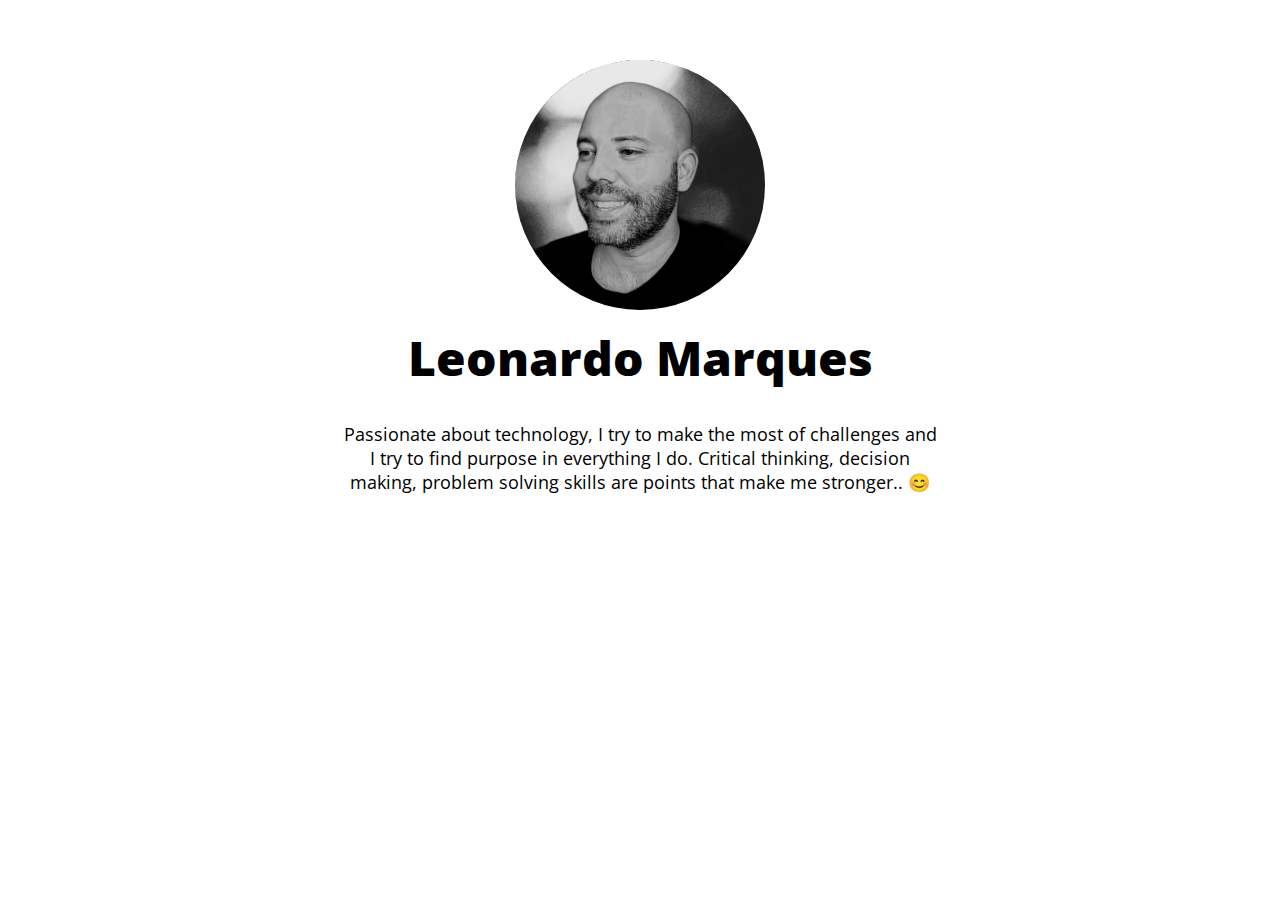
<file: index.html>
<!DOCTYPE html>
<html lang="en">

<head>

  <!-- Page Information
  –––––––––––––––––––––––––––––––––––––––––––––––––– -->
  <meta charset="utf-8">
  <title>Links Github.io</title>
  <meta name="Github pages" content="Links">
  <meta name="Leonardo Marques" content="Seth Cottle">

  <!-- Mobile Specific Metas
  –––––––––––––––––––––––––––––––––––––––––––––––––– -->
  <meta name="viewport" content="width=device-width, initial-scale=1">

  <!-- FONT
  –––––––––––––––––––––––––––––––––––––––––––––––––– -->
  <link href="https://fonts.googleapis.com/css?family=Open+Sans:400,600,700,800&display=swap" rel="stylesheet">


  <!-- CSS
  –––––––––––––––––––––––––––––––––––––––––––––––––– -->
  <link rel="stylesheet" href="css/normalize.css">

  <!-- Themes:
         Auto:   css/skeleton-auto.css
         Light:  css/skeleton-light.css
         Dark:   css/skeleton-dark.css
  -->
  <link rel="stylesheet" href="css/skeleton-auto.css">
  <link rel="stylesheet" href="css/brands.css">
  <link rel="stylesheet" href="css/avatar.css">

  <!-- Favicon
  –––––––––––––––––––––––––––––––––––––––––––––––––– -->
  <link rel="icon" type="image/png" href="images/avatar.png">

</head>

<body>

  <!-- Primary Page Layout
  –––––––––––––––––––––––––––––––––––––––––––––––––– -->
  <div class="container">
    <div class="row">
      <div class="column" style="margin-top: 10%">

        <!-- 

          ## Getting Started with LittleLink

          This page has been built with every pre-designed button available in LittleLink by default. You can rearrange and delete as needed.

          You can add your own brand or others brands you may need in the `css/brands.css` file. 

          You can add custom icons to `images/icons/...`. It is recommended to use a 24x24 .SVG.

          Edit the "Your Image Here" section to add your own personal branding, like a picture of yourself or your brand logo!

          Edit the "Title" section to change the page heading. You can use something like your name, your social handle, or your brand name.

          Edit the "Short Bio" section tell users about yourself or your brand.

        -->

        <!-- Your Image Here -->

        <img src="images/avatar.png" alt="Avatar" class="avatar">

        <!-- Title -->
        <h1>Leonardo Marques</h1>

        <!-- Short Bio -->
        <p> Passionate about technology, I try to make the most of challenges and I try to find purpose in everything I do. Critical thinking, decision making, problem solving skills are points that make me stronger.. 😊</p>

        <!--

          ## Breaking down <a> attributes:
          
          1.) class="button button-default" | The first "button" here is telling this <a> tag that it should make this element a button and applies the default styling in `css/brands.css`.
          The second portion, button-default, is declaring the specific brand style you would like to apply. Here we're applying the "default" style and color.
          If you want to make this button to use the brand colors for Discord, just change "button-default" to "button-discord". Brands are found in `css/brands.css`. You can always edit & add your own there.

          2.) Replace the # in href="#" with the desired target URL for the button.

          3.) target="_blank" | This attribute opens links in a new tab. Remove this attribute to prevent links from opening in a new tab.

          4.) rel="noopener" | This attribute instructs the browser to navigate to the target resource without granting the new browsing context access to the document that opened it.
          This is especially useful when opening untrusted links. https://developer.mozilla.org/en-US/docs/Web/HTML/Link_types/noopener

          ## Breaking down the <img> attributes:
          
          1.) class="icon" | This class is telling the <img> tag that it should use the styling for icons found in `css/brands.css`.

          2.) src="icons/[icon_name].svg" | This defines the icon you would like to display from the icons/ folder. For example, you can change this to src="icons/discord.svg" to use the Discord icon.
          Add your own 24x24 icons to the "icons" folder to reference them. We recommend providing a SVG.

          3.) alt="Example Logo" | This alt attribute helps provides alternate text for an image, this can assist users who use screen readers. 

        -->

        <!-- Twitter
        <a class="button button-twit" href="https://twitter.com/leubrasa" target="_blank" rel="noopener"><img class="icon"
            src="images/icons/twitter.svg" alt="Twitter Logo">Twitter</a>
        <br>

        -- Instagram 
        <a class="button button-instagram" href="https://www.instagram.com/leufloripa/" target="_blank" rel="noopener"><img class="icon"
            src="images/icons/instagram.svg" alt="Instagram Logo">Instagram</a>
        <br>

        -- Facebook 
        <a class="button button-faceb" href="https://www.facebook.com/MarquesLeo" target="_blank" rel="noopener"><img class="icon"
            src="images/icons/facebook.svg" alt="Facebook Logo">Facebook</a>
        <br>
        
        -- Email 
        <a class="button button-default" href="mailto:leonardofloripa@gmail.com" target="_blank" rel="noopener"><img class="icon"
            src="images/icons/email.svg" alt="Email Icon">E-mail</a>
        <br>

        -- Telegram 
        <a class="button button-telegram" href="https://telegram.me/leofloripa" target="_blank" rel="noopener"><img class="icon"
            src="images/icons/telegram.svg" alt="Telegram Logo">Telegram</a>
        <br>

        -- WhatsApp 
        <a class="button button-whatsapp" href="https://wa.me/5548996145249" target="_blank" rel="noopener"><img class="icon"
            src="images/icons/whatsapp.svg" alt="WhatsApp Logo">WhatsApp</a>
          

        -- curriculum 
        <a class="button button-xing" href="./docs/cv.html" target="_blank" rel="noopener"><img class="icon"
            src="images/icons/curriculum.svg" alt="Curriculo Logo">Curriculo</a>
        ––––––––––––––––––––––––––––––––––––––––––––––––––>

      </div>
    </div>
  </div>

</body>

</html>
</file>
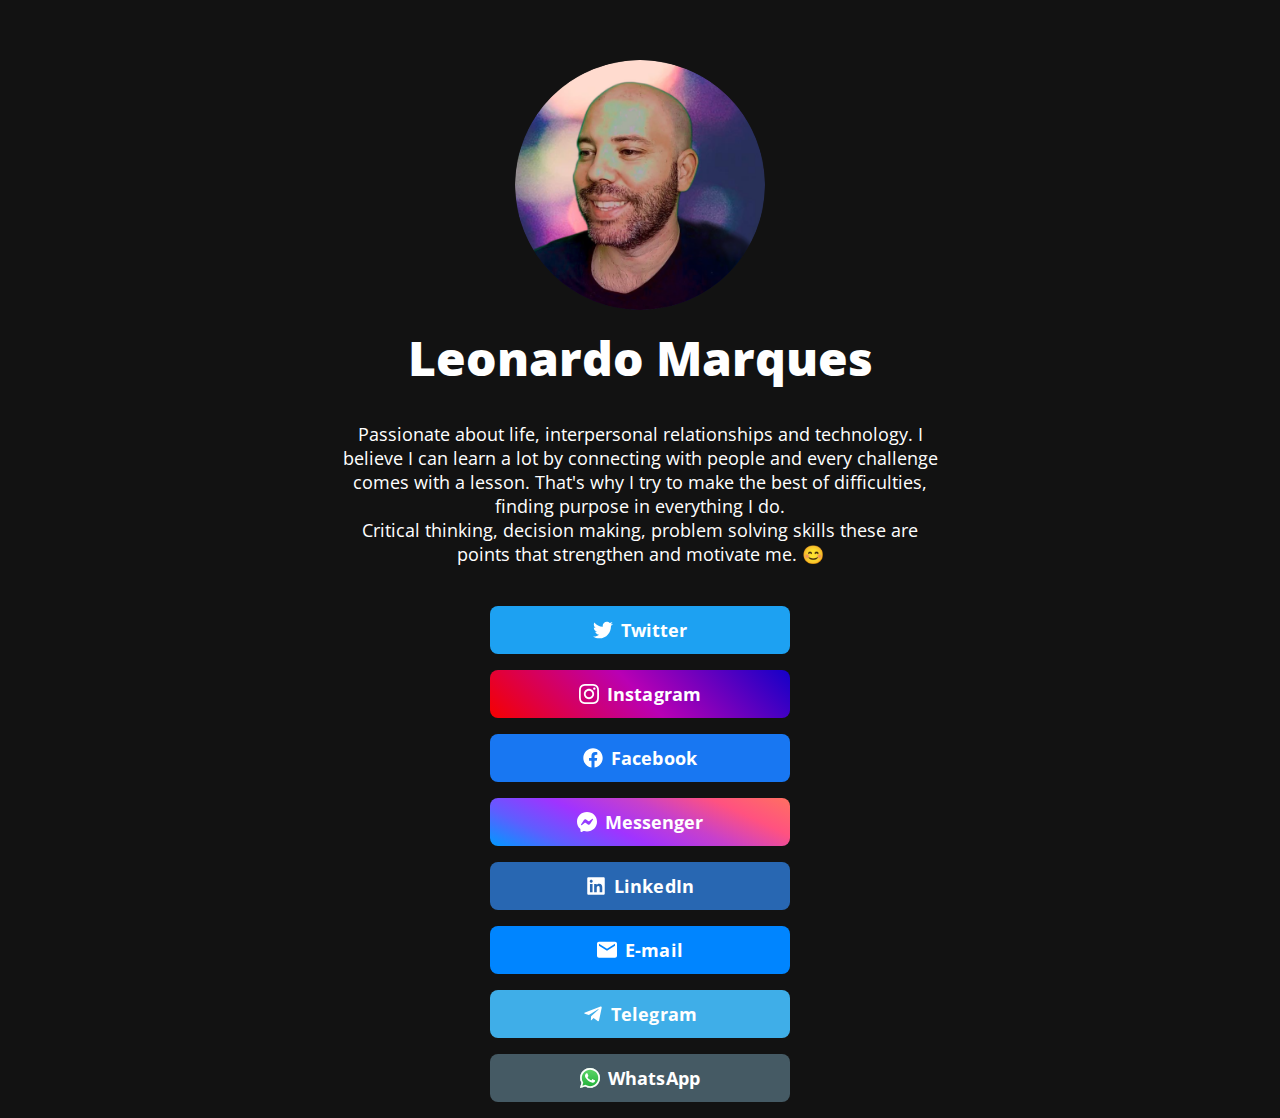
<file: .gitworks/index.html>
<!DOCTYPE html>
<html lang="en">

<head>

  <!-- Page Information
  –––––––––––––––––––––––––––––––––––––––––––––––––– -->
  <meta charset="utf-8">
  <title>Links</title>
  <meta name="description" content="Find us online!">
  <meta name="author" content="Seth Cottle">

  <!-- Mobile Specific Metas
  –––––––––––––––––––––––––––––––––––––––––––––––––– -->
  <meta name="viewport" content="width=device-width, initial-scale=1">

  <!-- FONT
  –––––––––––––––––––––––––––––––––––––––––––––––––– -->
  <link href="https://fonts.googleapis.com/css?family=Open+Sans:400,600,700,800&display=swap" rel="stylesheet">


  <!-- CSS
  –––––––––––––––––––––––––––––––––––––––––––––––––– -->
  <link rel="stylesheet" href="css/normalize.css">

  <!-- Themes:
         Auto:   css/skeleton-auto.css
         Light:  css/skeleton-light.css
         Dark:   css/skeleton-dark.css
  -->
  <link rel="stylesheet" href="css/skeleton-dark.css">

  <link rel="stylesheet" href="css/brands.css">
  <link rel="stylesheet" href="css/avatar.css">

  <!-- Favicon
  –––––––––––––––––––––––––––––––––––––––––––––––––– -->
  <link rel="icon" type="image/png" href="images/avatar.png">

</head>

<body>

  <!-- Primary Page Layout
  –––––––––––––––––––––––––––––––––––––––––––––––––– -->
  <div class="container">
    <div class="row">
      <div class="column" style="margin-top: 10%">

        <!-- 

          ## Getting Started with LittleLink

          This page has been built with every pre-designed button available in LittleLink by default. You can rearrange and delete as needed.

          You can add your own brand or others brands you may need in the `css/brands.css` file. 

          You can add custom icons to `images/icons/...`. It is recommended to use a 24x24 .SVG.

          Edit the "Your Image Here" section to add your own personal branding, like a picture of yourself or your brand logo!

          Edit the "Title" section to change the page heading. You can use something like your name, your social handle, or your brand name.

          Edit the "Short Bio" section tell users about yourself or your brand.

        -->

        <!-- Your Image Here -->

        <img src="images/avatar.png" alt="Avatar" class="avatar">

        <!-- Title -->
        <h1>Leonardo Marques</h1>

        <!-- Short Bio -->
        <p> Passionate about life, interpersonal relationships and technology. I believe I can learn a lot by connecting with people and every challenge comes with a lesson. That's why I try to make the best of difficulties, finding purpose in everything I do. 
          
        <br>

        Critical thinking, decision making, problem solving skills these are points that strengthen and motivate me. 😊</p>

        <!--

          ## Breaking down <a> attributes:
          
          1.) class="button button-default" | The first "button" here is telling this <a> tag that it should make this element a button and applies the default styling in `css/brands.css`.
          The second portion, button-default, is declaring the specific brand style you would like to apply. Here we're applying the "default" style and color.
          If you want to make this button to use the brand colors for Discord, just change "button-default" to "button-discord". Brands are found in `css/brands.css`. You can always edit & add your own there.

          2.) Replace the # in href="#" with the desired target URL for the button.

          3.) target="_blank" | This attribute opens links in a new tab. Remove this attribute to prevent links from opening in a new tab.

          4.) rel="noopener" | This attribute instructs the browser to navigate to the target resource without granting the new browsing context access to the document that opened it.
          This is especially useful when opening untrusted links. https://developer.mozilla.org/en-US/docs/Web/HTML/Link_types/noopener

          ## Breaking down the <img> attributes:
          
          1.) class="icon" | This class is telling the <img> tag that it should use the styling for icons found in `css/brands.css`.

          2.) src="icons/[icon_name].svg" | This defines the icon you would like to display from the icons/ folder. For example, you can change this to src="icons/discord.svg" to use the Discord icon.
          Add your own 24x24 icons to the "icons" folder to reference them. We recommend providing a SVG.

          3.) alt="Example Logo" | This alt attribute helps provides alternate text for an image, this can assist users who use screen readers. 

        -->

        <!-- Twitter -->
        <a class="button button-twit" href="https://twitter.com/leubrasa" target="_blank" rel="noopener"><img class="icon"
            src="images/icons/twitter.svg" alt="Twitter Logo">Twitter</a>
        <br>

        <!-- Instagram -->
        <a class="button button-instagram" href="https://www.instagram.com/leufloripa/" target="_blank" rel="noopener"><img class="icon"
            src="images/icons/instagram.svg" alt="Instagram Logo">Instagram</a>
        <br>

        <!-- Facebook -->
        <a class="button button-faceb" href="https://www.facebook.com/MarquesLeo" target="_blank" rel="noopener"><img class="icon"
            src="images/icons/facebook.svg" alt="Facebook Logo">Facebook</a>
        <br>

        <!-- Facebook Messenger -->
        <a class="button button-messenger" href="https://messenger.com/MarquesLeo" target="_blank" rel="noopener"><img class="icon"
            src="images/icons/messenger.svg" alt="Facebook Messenger Logo">Messenger</a>
        <br>

        <!-- LinkedIn -->
        <a class="button button-linked" href="https://www.linkedin.com/in/leufloripa/" target="_blank" rel="noopener"><img class="icon"
            src="images/icons/linkedin.svg" alt="LinkedIn Logo">LinkedIn</a>
        <br>
   
        <!-- Email -->
        <a class="button button-default" href="mailto:leonardofloripa@gmail.com" target="_blank" rel="noopener"><img class="icon"
            src="images/icons/email.svg" alt="Email Icon">E-mail</a>
        <br>

        <!-- Telegram -->
        <a class="button button-telegram" href="https://telegram.me/leufloripa" target="_blank" rel="noopener"><img class="icon"
            src="images/icons/telegram.svg" alt="Telegram Logo">Telegram</a>
        <br>

        <!-- WhatsApp -->
        <a class="button button-whatsapp" href="https://wa.me/5548996145249" target="_blank" rel="noopener"><img class="icon"
            src="images/icons/whatsapp.svg" alt="WhatsApp Logo">WhatsApp</a>
       

      </div>
    </div>
  </div>

  <!-- End Document
  –––––––––––––––––––––––––––––––––––––––––––––––––– -->
</body>

</html>
</file>
<file: css/skeleton-auto.css>
/*
* littlelink V1
* https://littlelink.com
* Free to use under the MIT license.
* http://www.opensource.org/licenses/mit-license.php
* 12/21/2019
*
* Built using:
*
* Skeleton V2.0.4
* Copyright 2014, Dave Gamache
* www.getskeleton.com
* Free to use under the MIT license.
* http://www.opensource.org/licenses/mit-license.php
* 12/29/2014
*/

/* Table of contents
––––––––––––––––––––––––––––––––––––––––––––––––––
- Grid
- Base Styles
- Typography
- Links
- Code
- Spacing
- Utilities
*
* You'll find the button css in css/brands.css.
*
*/

/* Grid
–––––––––––––––––––––––––––––––––––––––––––––––––– */
.container {
  position: relative;
  width: 100%;
  max-width: 600px;
  text-align: center;
  margin: 0 auto;
  padding: 0 20px;
  box-sizing: border-box;
}
.column {
  position: center;
  width: 100%;
  float: center;
  box-sizing: border-box;
}

/* For devices larger than 400px */
@media (min-width: 400px) {
  .container {
    width: 85%;
    padding: 0;
  }
}

/* For devices larger than 550px */
@media (min-width: 550px) {
  .container {
    width: 80%;
  }
  .column,
  .columns {
    margin-left: 0;
  }
  .column:first-child,
  .columns:first-child {
    margin-left: 0;
  }
}

/* Base Styles
–––––––––––––––––––––––––––––––––––––––––––––––––– */
/* NOTE
html is set to 62.5% so that all the REM measurements throughout Skeleton
are based on 10px sizing. So basically 1.5rem = 15px :) */

html {
  font-size: 100%;
  color-scheme: light dark;
}
body {
  font-size: 18px;
  line-height: 24px;
  font-weight: 400;
  font-family: "Open Sans", "HelveticaNeue", "Helvetica Neue", Helvetica, Arial,
    sans-serif;
}

/* Typography
–––––––––––––––––––––––––––––––––––––––––––––––––– */
h1 {
  margin-top: 0;
  margin-bottom: 16px;
  font-weight: 800;
}
h1 {
  font-size: 24px;
  line-height: 64px;
  letter-spacing: 0;
}

/* Larger than phablet */
@media (min-width: 550px) {
  h1 {
    font-size: 48px;
    line-height: 96px;
  }
}

p {
  margin-top: 0;
}

/* Links
–––––––––––––––––––––––––––––––––––––––––––––––––– */
a {
  color: #0085ff;
}
a:hover {
  color: #0085ff;
}

/* Code
–––––––––––––––––––––––––––––––––––––––––––––––––– */
code {
  padding: 0.2rem 0.5rem;
  margin: 0 0.2rem;
  font-size: 90%;
  white-space: nowrap;
  background: #f1f1f1;
  border: 1px solid #e1e1e1;
  border-radius: 4px;
}
pre > code {
  display: block;
  padding: 1rem 1.5rem;
  white-space: pre;
}

/* Spacing
–––––––––––––––––––––––––––––––––––––––––––––––––– */
button,
.button {
  margin-bottom: 1rem;
}
input,
textarea,
select,
fieldset {
  margin-bottom: 1.5rem;
}
pre,
blockquote,
dl,
figure,
p,
ol {
  margin-bottom: 2.5rem;
}

/* Utilities
–––––––––––––––––––––––––––––––––––––––––––––––––– */
.u-full-width {
  width: 100%;
  box-sizing: border-box;
}
.u-max-full-width {
  max-width: 100%;
  box-sizing: border-box;
}
.u-pull-right {
  float: right;
}
.u-pull-left {
  float: left;
}

/* Misc
–––––––––––––––––––––––––––––––––––––––––––––––––– */
hr {
  margin-top: 3rem;
  margin-bottom: 3.5rem;
  border-width: 0;
  border-top: 1px solid #e1e1e1;
}
</file>
<file: css/brands.css>
/*
* littlelink.io
* Skeleton V2.0.4
* Copyright 2014, Dave Gamache
* www.getskeleton.com
* Free to use under the MIT license.
* http://www.opensource.org/licenses/mit-license.php
* 12/29/2014
*/

/*
* Built using on:
* Skeleton V2.0.4
* Copyright 2014, Dave Gamache
* www.getskeleton.com
* Free to use under the MIT license.
* http://www.opensource.org/licenses/mit-license.php
* 12/29/2014
*/

/* Table of contents
––––––––––––––––––––––––––––––––––––––––––––––––––

- Buttons
- Brand Styles

*/
/* Buttons
–––––––––––––––––––––––––––––––––––––––––––––––––– */

.button,
button {
  display: inline-block;
  text-decoration: none;
  height: 48px;
  text-align: center;
  vertical-align: middle;
  font-size: 18px;
  width: 300px;
  font-weight: 700;
  line-height: 48px;
  letter-spacing: 0.1px;
  white-space: wrap;
  border-radius: 8px;
  cursor: pointer;
}
button:hover,
.button:focus {
  color: #333;
  border-color: #888;
  outline: 0;
}
.button.button-primary {
  color: #fff;
  filter: brightness(90%);
}
.button.button-primary:hover,
.button.button-primary:focus {
  color: #fff;
  filter: brightness(90%);
}

/* Brand Icons
–––––––––––––––––––––––––––––––––––––––––––––––––– */

.icon {
  padding: 0px 8px 3.5px 0px;
  vertical-align: middle;
  width: 20px;
  height: 20px;
}

/* Brand Styles
–––––––––––––––––––––––––––––––––––––––––––––––––– */

/* Default (this is great for your own brand color!) */
.button.button-default {
  color: #ffffff;
  background-color: #0085ff;
}
.button.button-default:hover,
.button.button-default:focus {
  filter: brightness(90%);
}

/* Bandcamp */
.button.button-bandcamp {
  color: #ffffff;
  background-color: #1d9fc3;
}
.button.button-bandcamp:hover,
.button.button-bandcamp:focus {
  filter: brightness(90%);
}

/* Patreon */
.button.button-patreon {
  color: #ffffff;
  background-color: #ff424d;
}
.button.button-patreon:hover,
.button.button-patreon:focus {
  filter: brightness(90%);
}

/* Signal */
.button.button-signal {
  color: #ffffff;
  background-color: #3a76f0;
}
.button.button-signal:hover,
.button.button-signal:focus {
  filter: brightness(90%);
}

/* Venmo */
.button.button-venmo {
  color: #ffffff;
  background-color: #3d95ce;
}
.button.button-venmo:hover,
.button.button-venmo:focus {
  filter: brightness(90%);
}

/* Cash App */
.button.button-cashapp {
  color: #ffffff;
  background-image: linear-gradient(to bottom, #00d64b, #00c244);
}
.button.button-cashapp:hover,
.button.button-cashapp:focus {
  filter: brightness(90%);
}

/* Discord */
.button.button-discord {
  color: #ffffff;
  background-color: #5865f2;
}
.button.button-discord:hover,
.button.button-discord:focus {
  filter: brightness(90%);
}

/* Facebook */
.button.button-faceb {
  color: #ffffff;
  background-color: #1877f2;
}
.button.button-faceb:hover,
.button.button-faceb:focus {
  filter: brightness(90%);
}

/* Facebook Messenger */
.button.button-messenger {
  color: #ffffff;
  background-image: linear-gradient(
    25deg,
    #0099ff,
    #5f5dff,
    #a033ff,
    #c740cc,
    #ff5280,
    #ff7061
  );
}
.button.button-messenger:hover,
.button.button-messenger:focus {
  filter: brightness(90%);
}

/* Figma */
.button.button-figma {
  color: #ffffff;
  background-color: #000000;
}
.button.button-figma:hover,
.button.button-figma:focus {
  filter: brightness(90%);
}

/* Github */
.button.button-github {
  color: #ffffff;
  background-color: #000000;
}
.button.button-github:hover,
.button.button-github:focus {
  filter: brightness(90%);
}

/* Gitlab */
.button.button-gitlab {
  color: #ffffff;
  background-color: #6151b2;
}
.button.button-gitlab:hover,
.button.button-gitlab:focus {
  filter: brightness(90%);
}

/* Goodreads */
.button.button-goodreads {
  color: #333333;
  background-color: #f3f1e6;
}
.button.button-goodreads:hover,
.button.button-goodreads:focus {
  filter: brightness(90%);
}

/* Instagram */
.button.button-instagram {
  color: #ffffff;
  background-image: linear-gradient(-135deg, #1400c8, #b900b4, #f50000);
}
.button.button-instagram:hover,
.button.button-instagram:focus {
  filter: brightness(90%);
}

/* Kit */
.button.button-kit {
  color: #ffffff;
  background-color: #000000;
}
.button.button-kit:hover,
.button.button-kit:focus {
  filter: brightness(90%);
}

/* LinkedIn */
.button.button-linked {
  color: #ffffff;
  background-color: #2867b2;
}
.button.button-linked:hover,
.button.button-linked:focus {
  filter: brightness(90%);
}

/* Mastodon */
.button.button-mastodon {
  color: #ffffff;
  background-color: #1f232b;
}
.button.button-mastodon:hover,
.button.button-mastodon:focus {
  filter: brightness(90%);
}

/* Medium */
.button.button-medium {
  color: #ffffff;
  background-color: #000000;
}
.button.button-medium:hover,
.button.button-medium:focus {
  filter: brightness(90%);
}

/* Pinterest */
.button.button-pinterest {
  color: #000000;
  background-color: #ffe2eb;
}
.button.button-pinterest:hover,
.button.button-pinterest:focus {
  filter: brightness(90%);
}

/* Producthunt */
.button.button-producthunt {
  color: #da552f;
  border-style: solid;
  border-color: #da552f;
  border-width: 2px;
  background-color: #ffffff;
}
.button.button-producthunt:hover,
.button.button-producthunt:focus {
  filter: brightness(90%);
}

/* Reddit */
.button.button-reddit {
  color: #000000;
  background-color: #d7dfe2;
}
.button.button-reddit:hover,
.button.button-reddit:focus {
  filter: brightness(90%);
}

/* Skoob */
.button.button-skoob {
  color: #ffffff;
  background-color: #3189c8;
}
.button.button-skoob:hover,
.button.button-skoob:focus {
  filter: brightness(90%);
}

/* Snapchat */
.button.button-snapchat {
  color: #000000;
  background-color: #fffc00;
}
.button.button-snapchat:hover,
.button.button-snapchat:focus {
  filter: brightness(90%);
}

/* SoundCloud */
.button.button-soundcloud {
  color: #ffffff;
  background-color: #ff5500;
}
.button.button-soundcloud:hover,
.button.button-soundcloud:focus {
  filter: brightness(90%);
}

/* Spotify */
.button.button-spotify {
  color: #ffffff;
  background-color: #000000;
}
.button.button-spotify:hover,
.button.button-spotify:focus {
  filter: brightness(90%);
}

/* Steam */
.button.button-steam {
  color: #ffffff;
  background-color: #171a21;
}
.button.button-steam:hover,
.button.button-steam:focus {
  filter: brightness(90%);
}

/* Telegram */
.button.button-telegram {
  color: #ffffff;
  background-color: #3faee8;
}
.button.button-telegram:hover,
.button.button-telegram:focus {
  filter: brightness(90%);
}

/* TikTok */
.button.button-tiktok {
  color: #ffffff;
  background-color: #000000;
}
.button.button-tiktok:hover,
.button.button-tiktok:focus {
  filter: brightness(90%);
}

/* Tumblr */
.button.button-tumb {
  color: #ffffff;
  background-color: #131313;
}
.button.button-tumb:hover,
.button.button-tumb:focus {
  filter: brightness(90%);
}

/* Twitch */
.button.button-twitch {
  color: #ffffff;
  background-color: #9146ff;
}
.button.button-twitch:hover,
.button.button-twitch:focus {
  filter: brightness(90%);
}

/* Twitter */
.button.button-twit {
  color: #ffffff;
  background-color: #1da1f2;
}
.button.button-twit:hover,
.button.button-twit:focus {
  filter: brightness(90%);
}

/* Vimeo */
.button.button-vimeo {
  color: #ffffff;
  background-color: #1ab7ea;
}
.button.button-vimeo:hover,
.button.button-vimeo:focus {
  filter: brightness(90%);
}

/* PayPal */
.button.button-paypal {
  color: #ffffff;
  background-color: #003087;
}
.button.button-paypal:hover,
.button.button-paypal:focus {
  filter: brightness(90%);
}

/* YouTube */
.button.button-yt {
  color: #ffffff;
  background-color: #000000;
}
.button.button-yt:hover,
.button.button-yt:focus {
  filter: brightness(90%);
}

/* WhatsApp */
.button.button-whatsapp {
  color: #ffffff;
  background-color: #455a64;
}
.button.button-whatsapp:hover,
.button.button-whatsapp:focus {
  filter: brightness(90%);
}

/* Wordpress */
.button.button-wordpress {
  color: #ffffff;
  background-color: #21759b;
}
.button.button-wordpress:hover,
.button.button-wordpress:focus {
  filter: brightness(90%);
}

/* Xing */
.button.button-xing {
  color: #ffffff;
  background-color: #026466;
}
.button.button-xing:hover,
.button.button-xing:focus {
  filter: brightness(90%);
}
</file>
<file: css/avatar.css>
.avatar {
  vertical-align: middle;
  width: 250px;
  height: 250px;
  border-radius: 50%;
}
</file>
<file: .gitworks/css/skeleton-dark.css>
/*
* littlelink V1
* https://littlelink.com
* Free to use under the MIT license.
* http://www.opensource.org/licenses/mit-license.php
* 12/21/2019
*
* Built using:
*
* Skeleton V2.0.4
* Copyright 2014, Dave Gamache
* www.getskeleton.com
* Free to use under the MIT license.
* http://www.opensource.org/licenses/mit-license.php
* 12/29/2014
*/

/* Table of contents
––––––––––––––––––––––––––––––––––––––––––––––––––
- Grid
- Base Styles
- Typography
- Links
- Code
- Spacing
- Utilities
*
* You'll find the button css in css/brands.css.
*
*/

/* Grid
–––––––––––––––––––––––––––––––––––––––––––––––––– */
.container {
  position: relative;
  width: 100%;
  max-width: 600px;
  text-align: center;
  margin: 0 auto;
  padding: 0 20px;
  box-sizing: border-box;
}
.column {
  position: center;
  width: 100%;
  float: center;
  box-sizing: border-box;
}

/* For devices larger than 400px */
@media (min-width: 400px) {
  .container {
    width: 85%;
    padding: 0;
  }
}

/* For devices larger than 550px */
@media (min-width: 550px) {
  .container {
    width: 80%;
  }
  .column,
  .columns {
    margin-left: 0;
  }
  .column:first-child,
  .columns:first-child {
    margin-left: 0;
  }
}

/* Base Styles
–––––––––––––––––––––––––––––––––––––––––––––––––– */
/* NOTE
html is set to 62.5% so that all the REM measurements throughout Skeleton
are based on 10px sizing. So basically 1.5rem = 15px :) */

html {
  font-size: 100%;
  color-scheme: dark;
}
body {
  font-size: 18px;
  line-height: 24px;
  font-weight: 400;
  font-family: "Open Sans", "HelveticaNeue", "Helvetica Neue", Helvetica, Arial,
    sans-serif;
}

/* Typography
–––––––––––––––––––––––––––––––––––––––––––––––––– */
h1 {
  margin-top: 0;
  margin-bottom: 16px;
  font-weight: 800;
}
h1 {
  font-size: 24px;
  line-height: 64px;
  letter-spacing: 0;
}

/* Larger than phablet */
@media (min-width: 550px) {
  h1 {
    font-size: 48px;
    line-height: 96px;
  }
}

p {
  margin-top: 0;
}

/* Links
–––––––––––––––––––––––––––––––––––––––––––––––––– */
a {
  color: #0085ff;
}
a:hover {
  color: #0085ff;
}

/* Code
–––––––––––––––––––––––––––––––––––––––––––––––––– */
code {
  padding: 0.2rem 0.5rem;
  margin: 0 0.2rem;
  font-size: 90%;
  white-space: nowrap;
  background: #f1f1f1;
  border: 1px solid #e1e1e1;
  border-radius: 4px;
}
pre > code {
  display: block;
  padding: 1rem 1.5rem;
  white-space: pre;
}

/* Spacing
–––––––––––––––––––––––––––––––––––––––––––––––––– */
button,
.button {
  margin-bottom: 1rem;
}
input,
textarea,
select,
fieldset {
  margin-bottom: 1.5rem;
}
pre,
blockquote,
dl,
figure,
p,
ol {
  margin-bottom: 2.5rem;
}

/* Utilities
–––––––––––––––––––––––––––––––––––––––––––––––––– */
.u-full-width {
  width: 100%;
  box-sizing: border-box;
}
.u-max-full-width {
  max-width: 100%;
  box-sizing: border-box;
}
.u-pull-right {
  float: right;
}
.u-pull-left {
  float: left;
}

/* Misc
–––––––––––––––––––––––––––––––––––––––––––––––––– */
hr {
  margin-top: 3rem;
  margin-bottom: 3.5rem;
  border-width: 0;
  border-top: 1px solid #e1e1e1;
}
</file>
<file: .gitworks/css/brands.css>
/*
* littlelink.io
* Skeleton V2.0.4
* Copyright 2014, Dave Gamache
* www.getskeleton.com
* Free to use under the MIT license.
* http://www.opensource.org/licenses/mit-license.php
* 12/29/2014
*/

/*
* Built using on:
* Skeleton V2.0.4
* Copyright 2014, Dave Gamache
* www.getskeleton.com
* Free to use under the MIT license.
* http://www.opensource.org/licenses/mit-license.php
* 12/29/2014
*/

/* Table of contents
––––––––––––––––––––––––––––––––––––––––––––––––––

- Buttons
- Brand Styles

*/
/* Buttons
–––––––––––––––––––––––––––––––––––––––––––––––––– */

.button,
button {
  display: inline-block;
  text-decoration: none;
  height: 48px;
  text-align: center;
  vertical-align: middle;
  font-size: 18px;
  width: 300px;
  font-weight: 700;
  line-height: 48px;
  letter-spacing: 0.1px;
  white-space: wrap;
  border-radius: 8px;
  cursor: pointer;
}
button:hover,
.button:focus {
  color: #333;
  border-color: #888;
  outline: 0;
}
.button.button-primary {
  color: #fff;
  filter: brightness(90%);
}
.button.button-primary:hover,
.button.button-primary:focus {
  color: #fff;
  filter: brightness(90%);
}

/* Brand Icons
–––––––––––––––––––––––––––––––––––––––––––––––––– */

.icon {
  padding: 0px 8px 3.5px 0px;
  vertical-align: middle;
  width: 20px;
  height: 20px;
}

/* Brand Styles
–––––––––––––––––––––––––––––––––––––––––––––––––– */

/* Default (this is great for your own brand color!) */
.button.button-default {
  color: #ffffff;
  background-color: #0085ff;
}
.button.button-default:hover,
.button.button-default:focus {
  filter: brightness(90%);
}

/* Bandcamp */
.button.button-bandcamp {
  color: #ffffff;
  background-color: #1d9fc3;
}
.button.button-bandcamp:hover,
.button.button-bandcamp:focus {
  filter: brightness(90%);
}

/* Patreon */
.button.button-patreon {
  color: #ffffff;
  background-color: #ff424d;
}
.button.button-patreon:hover,
.button.button-patreon:focus {
  filter: brightness(90%);
}

/* Signal */
.button.button-signal {
  color: #ffffff;
  background-color: #3a76f0;
}
.button.button-signal:hover,
.button.button-signal:focus {
  filter: brightness(90%);
}

/* Venmo */
.button.button-venmo {
  color: #ffffff;
  background-color: #3d95ce;
}
.button.button-venmo:hover,
.button.button-venmo:focus {
  filter: brightness(90%);
}

/* Cash App */
.button.button-cashapp {
  color: #ffffff;
  background-image: linear-gradient(to bottom, #00d64b, #00c244);
}
.button.button-cashapp:hover,
.button.button-cashapp:focus {
  filter: brightness(90%);
}

/* Discord */
.button.button-discord {
  color: #ffffff;
  background-color: #5865f2;
}
.button.button-discord:hover,
.button.button-discord:focus {
  filter: brightness(90%);
}

/* Facebook */
.button.button-faceb {
  color: #ffffff;
  background-color: #1877f2;
}
.button.button-faceb:hover,
.button.button-faceb:focus {
  filter: brightness(90%);
}

/* Facebook Messenger */
.button.button-messenger {
  color: #ffffff;
  background-image: linear-gradient(
    25deg,
    #0099ff,
    #5f5dff,
    #a033ff,
    #c740cc,
    #ff5280,
    #ff7061
  );
}
.button.button-messenger:hover,
.button.button-messenger:focus {
  filter: brightness(90%);
}

/* Figma */
.button.button-figma {
  color: #ffffff;
  background-color: #000000;
}
.button.button-figma:hover,
.button.button-figma:focus {
  filter: brightness(90%);
}

/* Github */
.button.button-github {
  color: #ffffff;
  background-color: #000000;
}
.button.button-github:hover,
.button.button-github:focus {
  filter: brightness(90%);
}

/* Gitlab */
.button.button-gitlab {
  color: #ffffff;
  background-color: #6151b2;
}
.button.button-gitlab:hover,
.button.button-gitlab:focus {
  filter: brightness(90%);
}

/* Goodreads */
.button.button-goodreads {
  color: #333333;
  background-color: #f3f1e6;
}
.button.button-goodreads:hover,
.button.button-goodreads:focus {
  filter: brightness(90%);
}

/* Instagram */
.button.button-instagram {
  color: #ffffff;
  background-image: linear-gradient(-135deg, #1400c8, #b900b4, #f50000);
}
.button.button-instagram:hover,
.button.button-instagram:focus {
  filter: brightness(90%);
}

/* Kit */
.button.button-kit {
  color: #ffffff;
  background-color: #000000;
}
.button.button-kit:hover,
.button.button-kit:focus {
  filter: brightness(90%);
}

/* LinkedIn */
.button.button-linked {
  color: #ffffff;
  background-color: #2867b2;
}
.button.button-linked:hover,
.button.button-linked:focus {
  filter: brightness(90%);
}

/* Mastodon */
.button.button-mastodon {
  color: #ffffff;
  background-color: #1f232b;
}
.button.button-mastodon:hover,
.button.button-mastodon:focus {
  filter: brightness(90%);
}

/* Medium */
.button.button-medium {
  color: #ffffff;
  background-color: #000000;
}
.button.button-medium:hover,
.button.button-medium:focus {
  filter: brightness(90%);
}

/* Pinterest */
.button.button-pinterest {
  color: #000000;
  background-color: #ffe2eb;
}
.button.button-pinterest:hover,
.button.button-pinterest:focus {
  filter: brightness(90%);
}

/* Producthunt */
.button.button-producthunt {
  color: #da552f;
  border-style: solid;
  border-color: #da552f;
  border-width: 2px;
  background-color: #ffffff;
}
.button.button-producthunt:hover,
.button.button-producthunt:focus {
  filter: brightness(90%);
}

/* Reddit */
.button.button-reddit {
  color: #000000;
  background-color: #d7dfe2;
}
.button.button-reddit:hover,
.button.button-reddit:focus {
  filter: brightness(90%);
}

/* Skoob */
.button.button-skoob {
  color: #ffffff;
  background-color: #3189c8;
}
.button.button-skoob:hover,
.button.button-skoob:focus {
  filter: brightness(90%);
}

/* Snapchat */
.button.button-snapchat {
  color: #000000;
  background-color: #fffc00;
}
.button.button-snapchat:hover,
.button.button-snapchat:focus {
  filter: brightness(90%);
}

/* SoundCloud */
.button.button-soundcloud {
  color: #ffffff;
  background-color: #ff5500;
}
.button.button-soundcloud:hover,
.button.button-soundcloud:focus {
  filter: brightness(90%);
}

/* Spotify */
.button.button-spotify {
  color: #ffffff;
  background-color: #000000;
}
.button.button-spotify:hover,
.button.button-spotify:focus {
  filter: brightness(90%);
}

/* Steam */
.button.button-steam {
  color: #ffffff;
  background-color: #171a21;
}
.button.button-steam:hover,
.button.button-steam:focus {
  filter: brightness(90%);
}

/* Telegram */
.button.button-telegram {
  color: #ffffff;
  background-color: #3faee8;
}
.button.button-telegram:hover,
.button.button-telegram:focus {
  filter: brightness(90%);
}

/* TikTok */
.button.button-tiktok {
  color: #ffffff;
  background-color: #000000;
}
.button.button-tiktok:hover,
.button.button-tiktok:focus {
  filter: brightness(90%);
}

/* Tumblr */
.button.button-tumb {
  color: #ffffff;
  background-color: #131313;
}
.button.button-tumb:hover,
.button.button-tumb:focus {
  filter: brightness(90%);
}

/* Twitch */
.button.button-twitch {
  color: #ffffff;
  background-color: #9146ff;
}
.button.button-twitch:hover,
.button.button-twitch:focus {
  filter: brightness(90%);
}

/* Twitter */
.button.button-twit {
  color: #ffffff;
  background-color: #1da1f2;
}
.button.button-twit:hover,
.button.button-twit:focus {
  filter: brightness(90%);
}

/* Vimeo */
.button.button-vimeo {
  color: #ffffff;
  background-color: #1ab7ea;
}
.button.button-vimeo:hover,
.button.button-vimeo:focus {
  filter: brightness(90%);
}

/* PayPal */
.button.button-paypal {
  color: #ffffff;
  background-color: #003087;
}
.button.button-paypal:hover,
.button.button-paypal:focus {
  filter: brightness(90%);
}

/* YouTube */
.button.button-yt {
  color: #ffffff;
  background-color: #000000;
}
.button.button-yt:hover,
.button.button-yt:focus {
  filter: brightness(90%);
}

/* WhatsApp */
.button.button-whatsapp {
  color: #ffffff;
  background-color: #455a64;
}
.button.button-whatsapp:hover,
.button.button-whatsapp:focus {
  filter: brightness(90%);
}

/* Wordpress */
.button.button-wordpress {
  color: #ffffff;
  background-color: #21759b;
}
.button.button-wordpress:hover,
.button.button-wordpress:focus {
  filter: brightness(90%);
}

/* Xing */
.button.button-xing {
  color: #ffffff;
  background-color: #026466;
}
.button.button-xing:hover,
.button.button-xing:focus {
  filter: brightness(90%);
}
</file>
<file: .gitworks/css/avatar.css>
.avatar {
  vertical-align: middle;
  width: 250px;
  height: 250px;
  border-radius: 50%;
}
</file>
